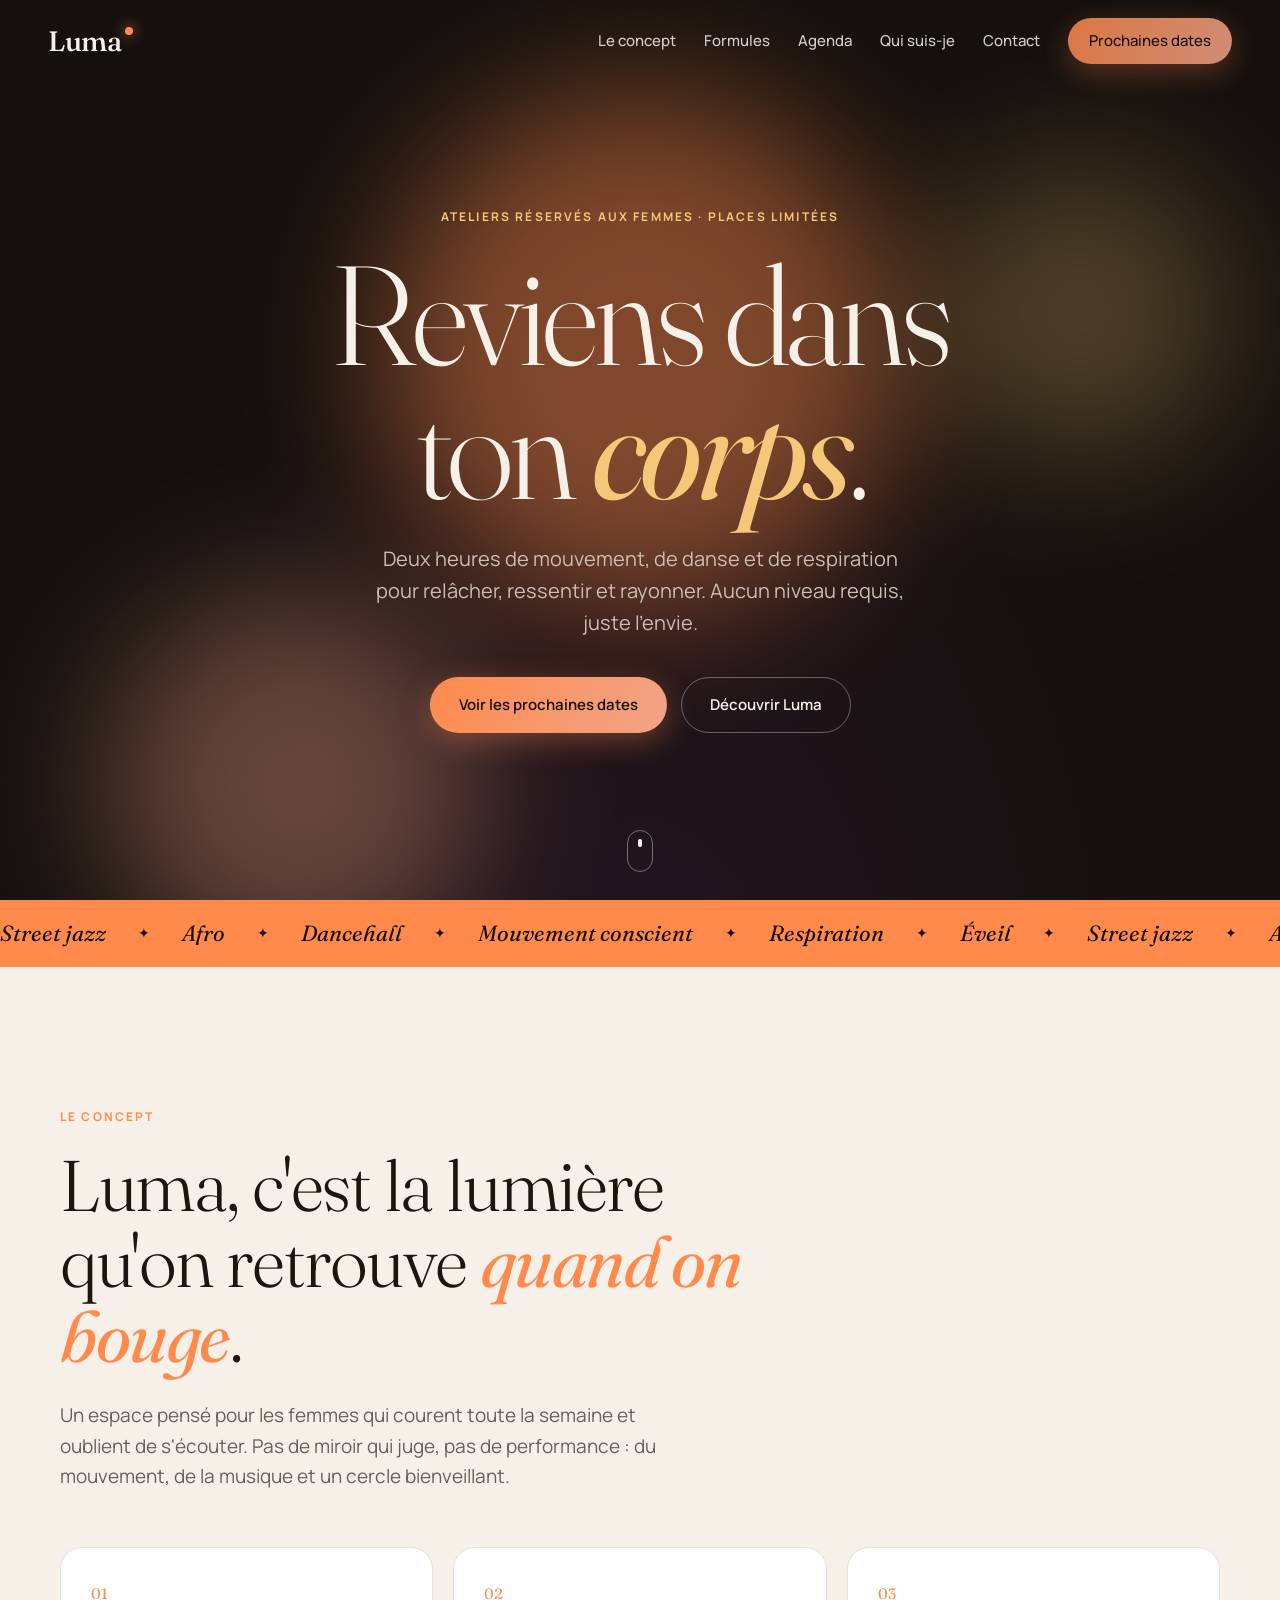
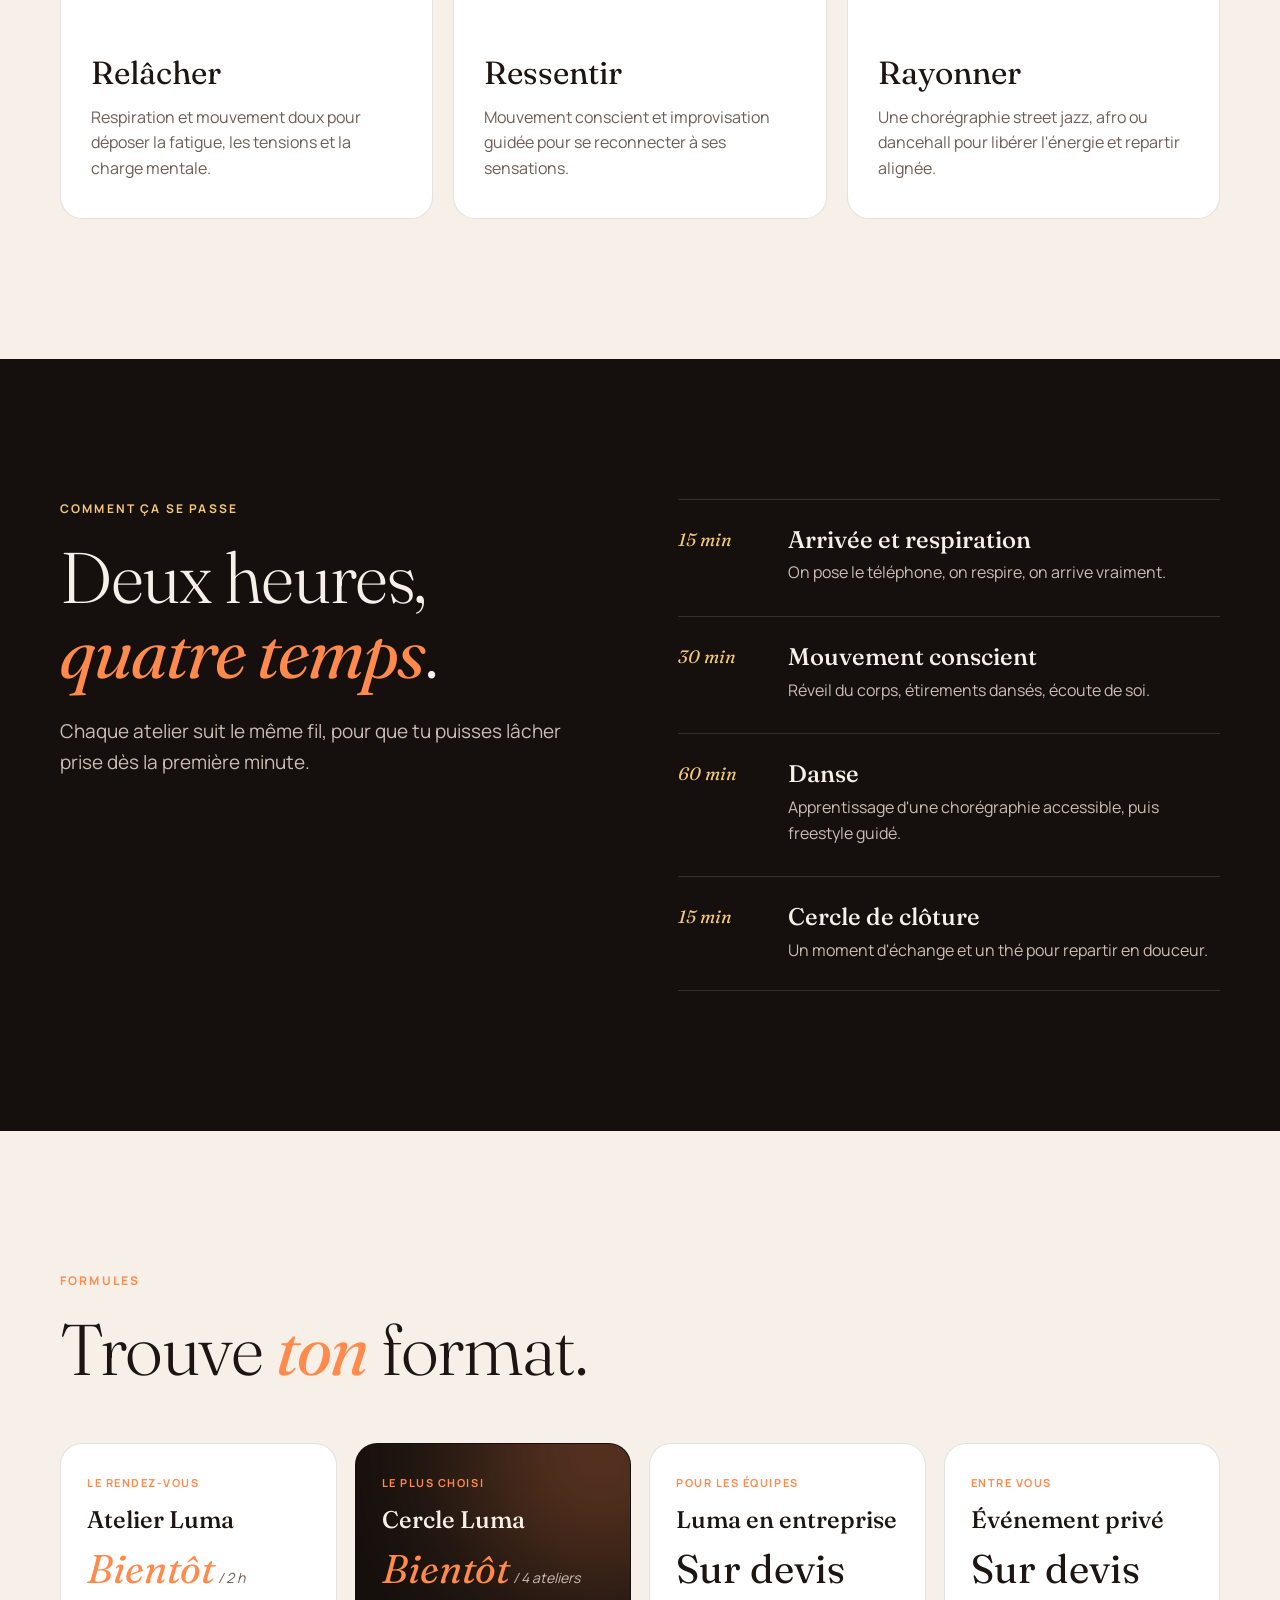
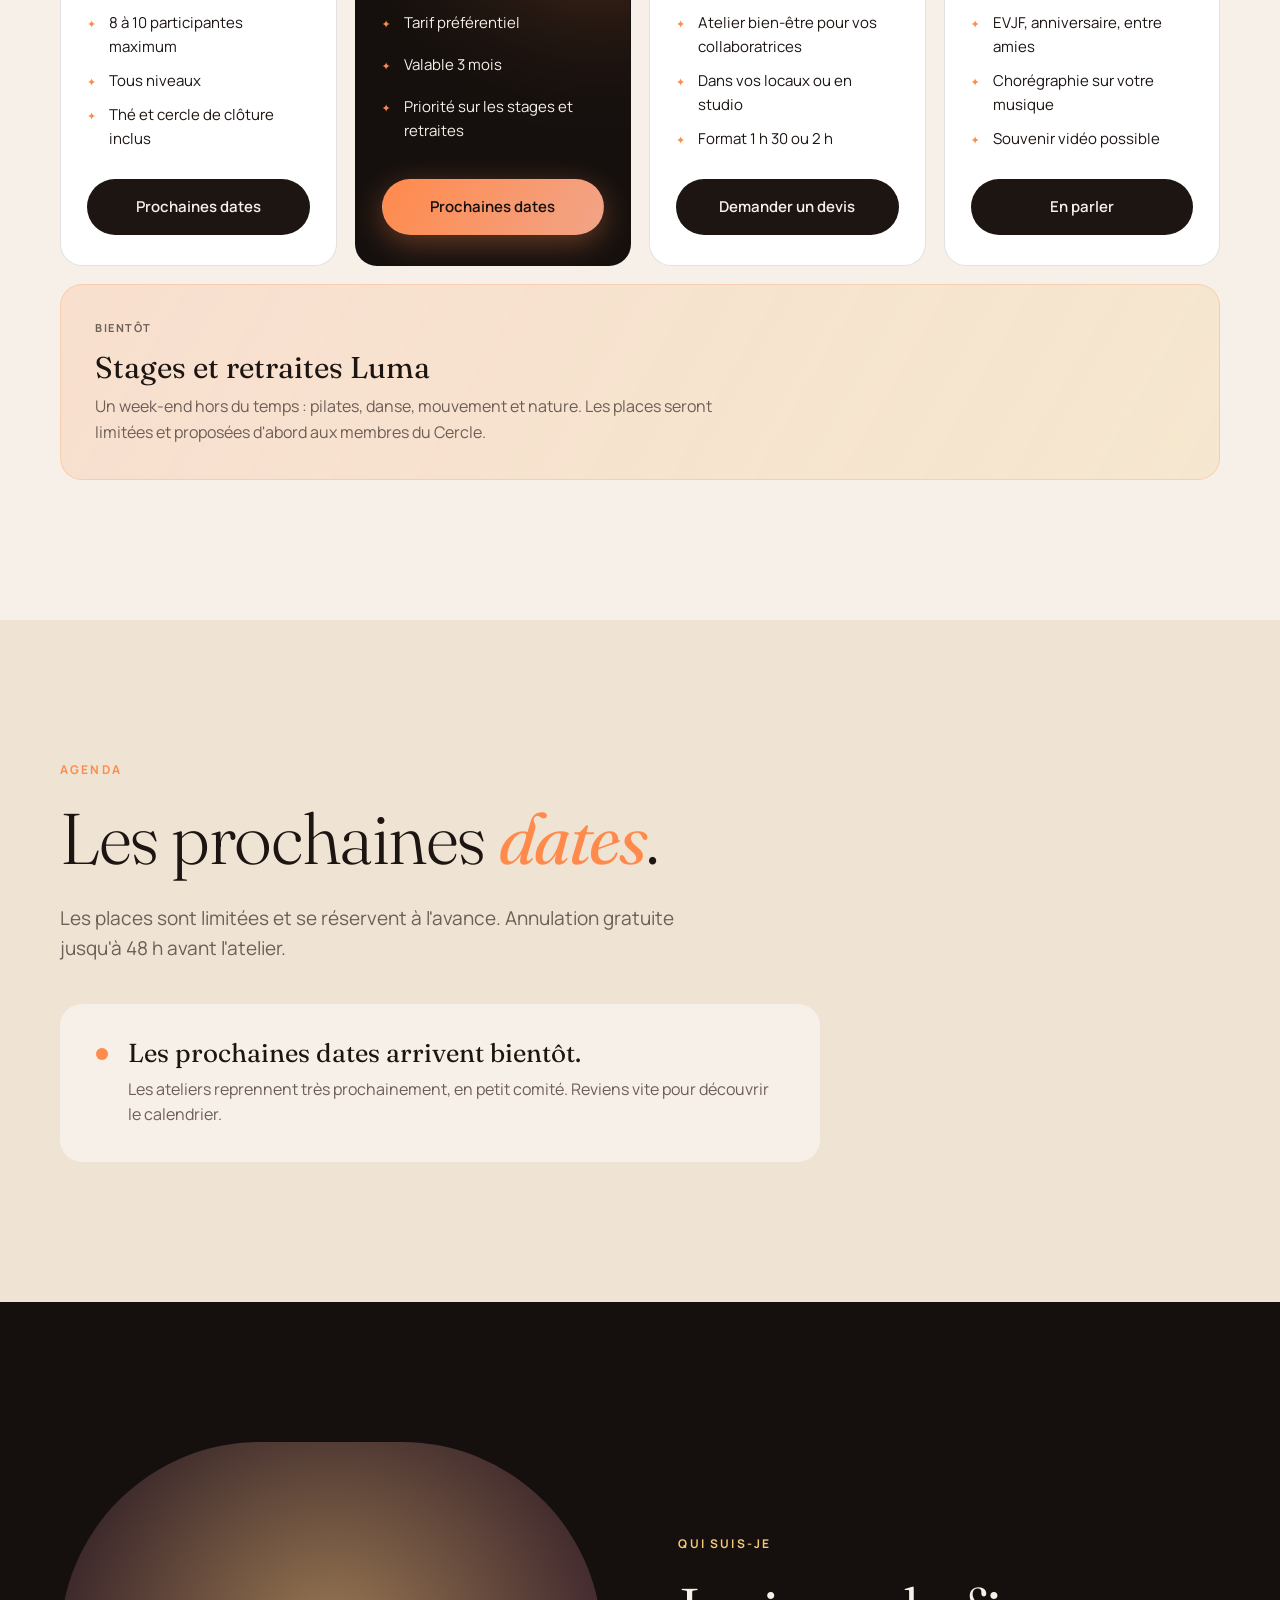
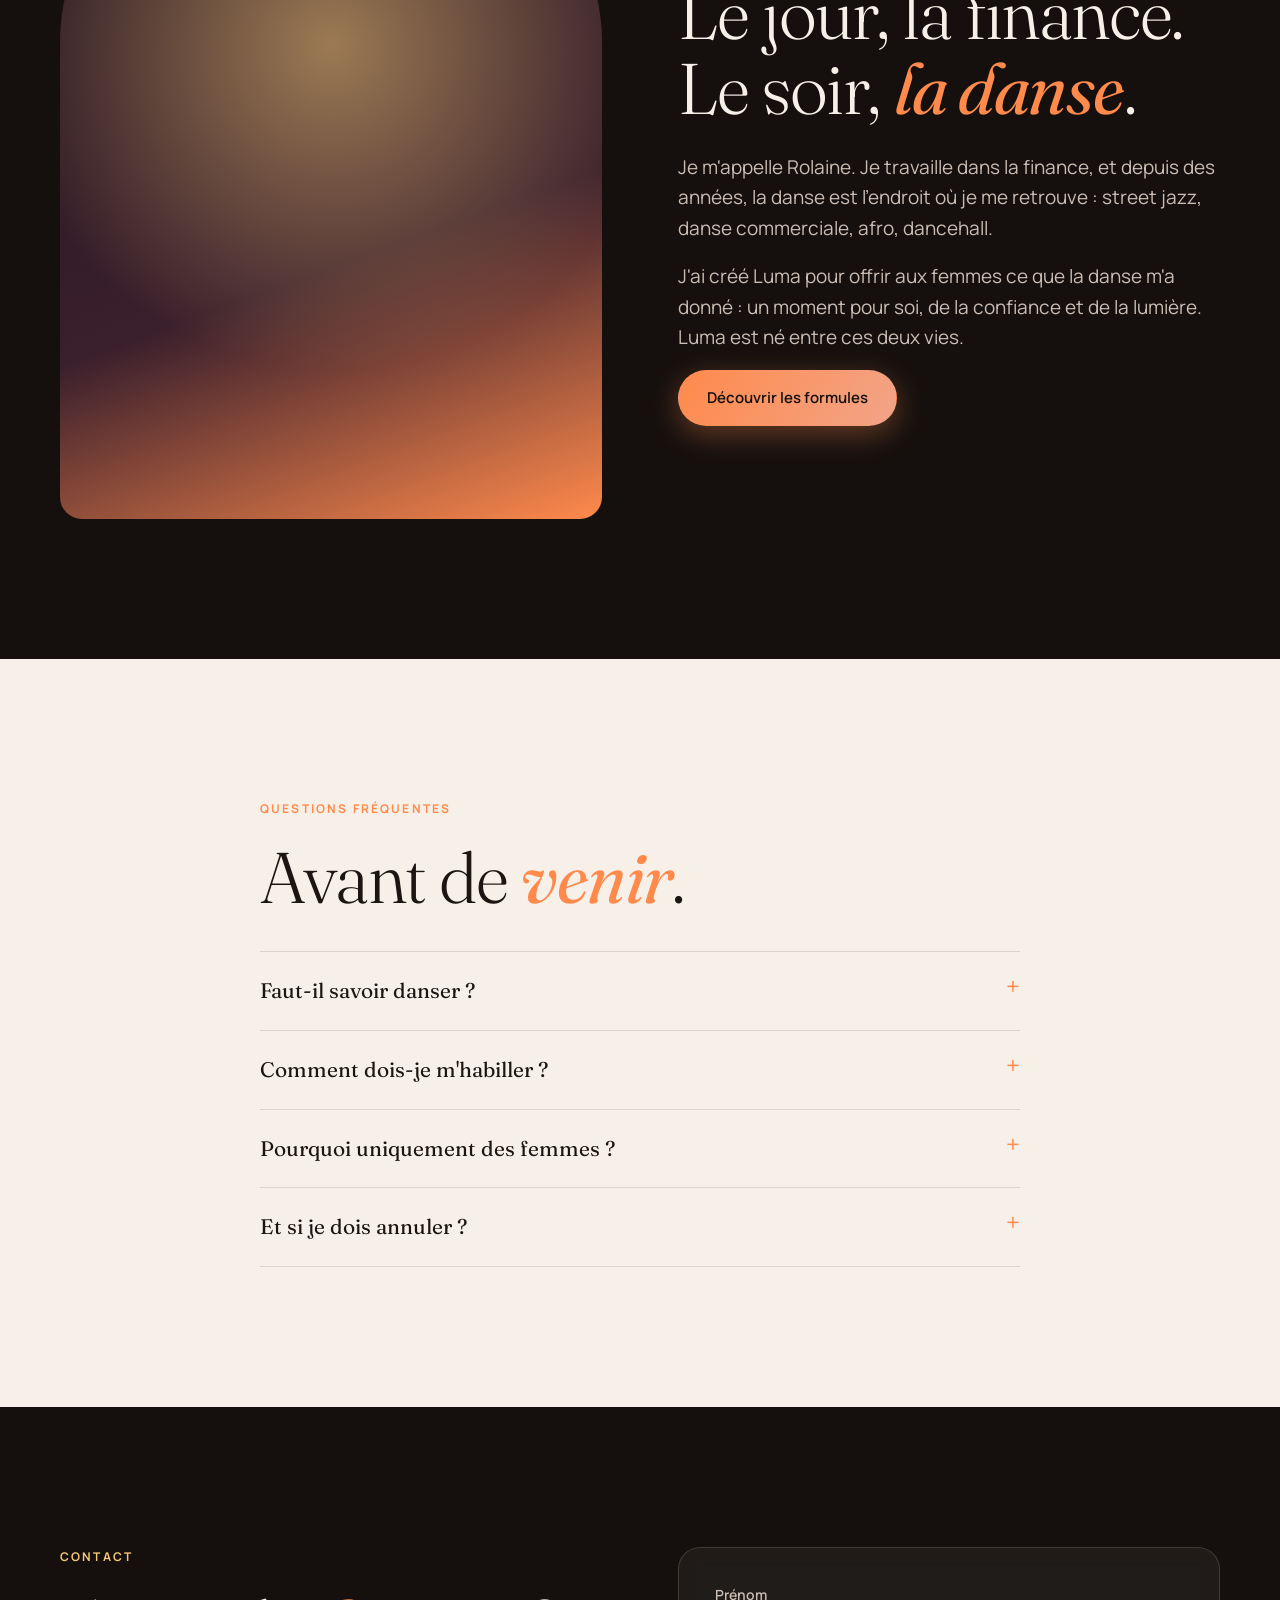
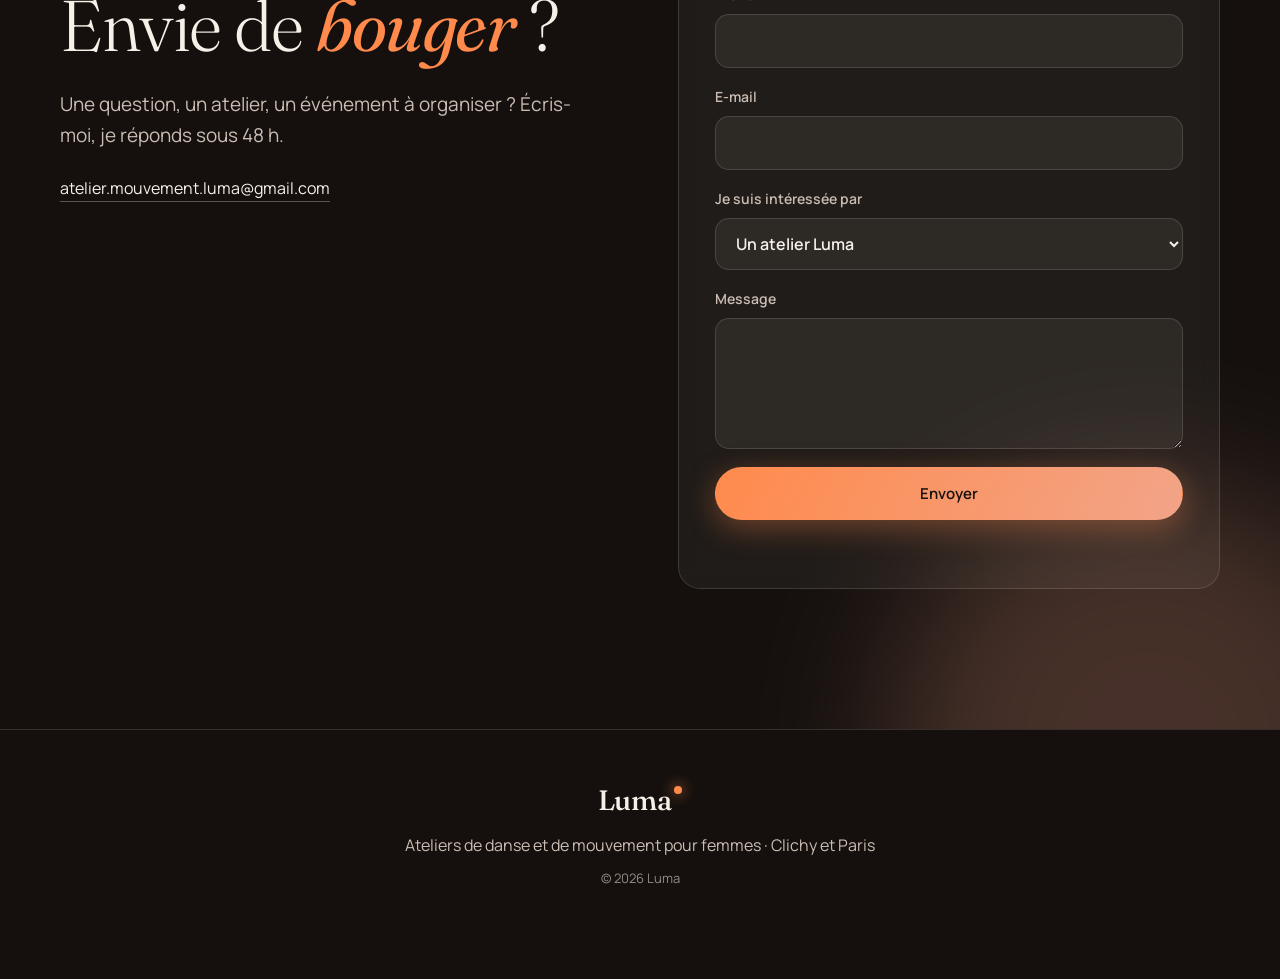
<file: index.html>
<!doctype html>
<html lang="fr">
<head>
  <meta charset="utf-8">
  <meta name="viewport" content="width=device-width, initial-scale=1">
  <title>Luma · Ateliers de danse et de mouvement pour femmes</title>
  <meta name="description" content="Luma, ce sont des ateliers de 2 heures pour revenir dans son corps : mouvement conscient, danse (street jazz, afro, dancehall) et éveil. Réservés aux femmes, places limitées.">
  <link rel="preconnect" href="https://fonts.googleapis.com">
  <link rel="preconnect" href="https://fonts.gstatic.com" crossorigin>
  <link href="https://fonts.googleapis.com/css2?family=Fraunces:ital,opsz,wght@0,9..144,300..700;1,9..144,300..700&family=Manrope:wght@400;500;600;700&display=swap" rel="stylesheet">
  <link rel="stylesheet" href="styles.css">
</head>
<body>

  <header class="nav" id="top">
    <a href="#top" class="logo" aria-label="Luma, accueil">Luma<span class="logo-dot"></span></a>
    <button class="nav-toggle" aria-expanded="false" aria-controls="menu" aria-label="Ouvrir le menu">
      <span></span><span></span>
    </button>
    <nav id="menu" class="menu">
      <a href="#concept">Le concept</a>
      <a href="#formules">Formules</a>
      <a href="#agenda">Agenda</a>
      <a href="#rolaine">Qui suis-je</a>
      <a href="#contact">Contact</a>
      <a href="#agenda" class="btn btn-small btn-glow">Prochaines dates</a>
    </nav>
  </header>

  <main>

    <!-- HERO -->
    <section class="hero">
      <div class="halo" aria-hidden="true">
        <span class="orb orb-1"></span>
        <span class="orb orb-2"></span>
        <span class="orb orb-3"></span>
      </div>
      <div class="hero-inner">
        <p class="eyebrow">Ateliers réservés aux femmes · Places limitées</p>
        <h1>Reviens dans<br>ton <em>corps</em>.</h1>
        <p class="hero-sub">Deux heures de mouvement, de danse et de respiration pour relâcher, ressentir et rayonner. Aucun niveau requis, juste l'envie.</p>
        <div class="hero-cta">
          <a href="#agenda" class="btn btn-glow">Voir les prochaines dates</a>
          <a href="#concept" class="btn btn-ghost">Découvrir Luma</a>
        </div>
      </div>
      <a href="#concept" class="scroll-hint" aria-label="Descendre">
        <span></span>
      </a>
    </section>

    <!-- BANDEAU -->
    <div class="marquee" aria-hidden="true">
      <div class="marquee-track">
        <span>Street jazz</span><i>✦</i><span>Afro</span><i>✦</i><span>Dancehall</span><i>✦</i><span>Mouvement conscient</span><i>✦</i><span>Respiration</span><i>✦</i><span>Éveil</span><i>✦</i>
        <span>Street jazz</span><i>✦</i><span>Afro</span><i>✦</i><span>Dancehall</span><i>✦</i><span>Mouvement conscient</span><i>✦</i><span>Respiration</span><i>✦</i><span>Éveil</span><i>✦</i>
      </div>
    </div>

    <!-- CONCEPT -->
    <section class="section section-light" id="concept">
      <div class="container">
        <p class="eyebrow eyebrow-dark reveal">Le concept</p>
        <h2 class="reveal">Luma, c'est la lumière qu'on retrouve <em>quand on bouge</em>.</h2>
        <p class="lead reveal">Un espace pensé pour les femmes qui courent toute la semaine et oublient de s'écouter. Pas de miroir qui juge, pas de performance : du mouvement, de la musique et un cercle bienveillant.</p>

        <div class="pillars">
          <article class="pillar reveal">
            <span class="pillar-num">01</span>
            <h3>Relâcher</h3>
            <p>Respiration et mouvement doux pour déposer la fatigue, les tensions et la charge mentale.</p>
          </article>
          <article class="pillar reveal">
            <span class="pillar-num">02</span>
            <h3>Ressentir</h3>
            <p>Mouvement conscient et improvisation guidée pour se reconnecter à ses sensations.</p>
          </article>
          <article class="pillar reveal">
            <span class="pillar-num">03</span>
            <h3>Rayonner</h3>
            <p>Une chorégraphie street jazz, afro ou dancehall pour libérer l'énergie et repartir alignée.</p>
          </article>
        </div>
      </div>
    </section>

    <!-- DEROULE -->
    <section class="section section-dark">
      <div class="container split">
        <div>
          <p class="eyebrow reveal">Comment ça se passe</p>
          <h2 class="reveal">Deux heures, <em>quatre temps</em>.</h2>
          <p class="lead lead-light reveal">Chaque atelier suit le même fil, pour que tu puisses lâcher prise dès la première minute.</p>
        </div>
        <ol class="timeline">
          <li class="reveal"><span class="time">15 min</span><div><h3>Arrivée et respiration</h3><p>On pose le téléphone, on respire, on arrive vraiment.</p></div></li>
          <li class="reveal"><span class="time">30 min</span><div><h3>Mouvement conscient</h3><p>Réveil du corps, étirements dansés, écoute de soi.</p></div></li>
          <li class="reveal"><span class="time">60 min</span><div><h3>Danse</h3><p>Apprentissage d'une chorégraphie accessible, puis freestyle guidé.</p></div></li>
          <li class="reveal"><span class="time">15 min</span><div><h3>Cercle de clôture</h3><p>Un moment d'échange et un thé pour repartir en douceur.</p></div></li>
        </ol>
      </div>
    </section>

    <!-- FORMULES -->
    <section class="section section-light" id="formules">
      <div class="container">
        <p class="eyebrow eyebrow-dark reveal">Formules</p>
        <h2 class="reveal">Trouve <em>ton</em> format.</h2>

        <div class="offers">
          <article class="offer reveal">
            <p class="offer-tag">Le rendez-vous</p>
            <h3>Atelier Luma</h3>
            <p class="price price-soon">Bientôt<span> / 2 h</span></p>
            <ul>
              <li>8 à 10 participantes maximum</li>
              <li>Tous niveaux</li>
              <li>Thé et cercle de clôture inclus</li>
            </ul>
            <a href="#agenda" class="btn btn-dark">Prochaines dates</a>
          </article>

          <article class="offer offer-featured reveal">
            <p class="offer-tag">Le plus choisi</p>
            <h3>Cercle Luma</h3>
            <p class="price price-soon">Bientôt<span> / 4 ateliers</span></p>
            <ul>
              <li>Tarif préférentiel</li>
              <li>Valable 3 mois</li>
              <li>Priorité sur les stages et retraites</li>
            </ul>
            <a href="#agenda" class="btn btn-glow">Prochaines dates</a>
          </article>

          <article class="offer reveal">
            <p class="offer-tag">Pour les équipes</p>
            <h3>Luma en entreprise</h3>
            <p class="price">Sur devis</p>
            <ul>
              <li>Atelier bien-être pour vos collaboratrices</li>
              <li>Dans vos locaux ou en studio</li>
              <li>Format 1 h 30 ou 2 h</li>
            </ul>
            <a href="#contact" class="btn btn-dark">Demander un devis</a>
          </article>

          <article class="offer reveal">
            <p class="offer-tag">Entre vous</p>
            <h3>Événement privé</h3>
            <p class="price">Sur devis</p>
            <ul>
              <li>EVJF, anniversaire, entre amies</li>
              <li>Chorégraphie sur votre musique</li>
              <li>Souvenir vidéo possible</li>
            </ul>
            <a href="#contact" class="btn btn-dark">En parler</a>
          </article>
        </div>

        <div class="retreat reveal">
          <div>
            <p class="offer-tag">Bientôt</p>
            <h3>Stages et retraites Luma</h3>
            <p>Un week-end hors du temps : pilates, danse, mouvement et nature. Les places seront limitées et proposées d'abord aux membres du Cercle.</p>
          </div>
        </div>
      </div>
    </section>

    <!-- AGENDA -->
    <section class="section section-sand" id="agenda">
      <div class="container">
        <p class="eyebrow eyebrow-dark reveal">Agenda</p>
        <h2 class="reveal">Les prochaines <em>dates</em>.</h2>
        <p class="lead reveal">Les places sont limitées et se réservent à l'avance. Annulation gratuite jusqu'à 48 h avant l'atelier.</p>

        <div class="soon reveal">
          <span class="soon-dot" aria-hidden="true"></span>
          <div>
            <h3>Les prochaines dates arrivent bientôt.</h3>
            <p>Les ateliers reprennent très prochainement, en petit comité. Reviens vite pour découvrir le calendrier.</p>
          </div>
        </div>
      </div>
    </section>

    <!-- ROLAINE -->
    <section class="section section-dark" id="rolaine">
      <div class="container split split-about">
        <div class="portrait reveal" aria-hidden="true"></div>
        <div>
          <p class="eyebrow reveal">Qui suis-je</p>
          <h2 class="reveal">Le jour, la finance.<br>Le soir, <em>la danse</em>.</h2>
          <p class="lead lead-light reveal">Je m'appelle Rolaine. Je travaille dans la finance, et depuis des années, la danse est l'endroit où je me retrouve : street jazz, danse commerciale, afro, dancehall.</p>
          <p class="lead lead-light reveal">J'ai créé Luma pour offrir aux femmes ce que la danse m'a donné : un moment pour soi, de la confiance et de la lumière. Luma est né entre ces deux vies.</p>
          <a href="#formules" class="btn btn-glow reveal">Découvrir les formules</a>
        </div>
      </div>
    </section>

    <!-- FAQ -->
    <section class="section section-light">
      <div class="container container-narrow">
        <p class="eyebrow eyebrow-dark reveal">Questions fréquentes</p>
        <h2 class="reveal">Avant de <em>venir</em>.</h2>
        <div class="faq">
          <details class="reveal"><summary>Faut-il savoir danser ?</summary><p>Non. Les ateliers sont pensés pour tous les niveaux. Tu avances à ton rythme, sans jugement.</p></details>
          <details class="reveal"><summary>Comment dois-je m'habiller ?</summary><p>Une tenue confortable dans laquelle tu te sens bien, et une bouteille d'eau. Pour les ateliers en talons, c'est précisé à la réservation.</p></details>
          <details class="reveal"><summary>Pourquoi uniquement des femmes ?</summary><p>Pour créer un espace où chacune se sent libre de bouger, de lâcher prise et de partager.</p></details>
          <details class="reveal"><summary>Et si je dois annuler ?</summary><p>L'annulation est gratuite jusqu'à 48 h avant l'atelier. Ensuite, la place reste due, car elle ne peut plus être proposée à une autre participante.</p></details>
        </div>
      </div>
    </section>

    <!-- CONTACT -->
    <section class="section section-dark" id="contact">
      <div class="halo halo-soft" aria-hidden="true"><span class="orb orb-2"></span></div>
      <div class="container split">
        <div>
          <p class="eyebrow reveal">Contact</p>
          <h2 class="reveal">Envie de <em>bouger</em> ?</h2>
          <p class="lead lead-light reveal">Une question, un atelier, un événement à organiser ? Écris-moi, je réponds sous 48 h.</p>
          <ul class="contact-links reveal">
            <li><a href="mailto:atelier.mouvement.luma@gmail.com" data-email-link>atelier.mouvement.luma@gmail.com</a></li>
          </ul>
        </div>
        <form class="form reveal" id="contact-form">
          <fieldset>
          <label>Prénom<input type="text" name="prenom" required autocomplete="given-name"></label>
          <label>E-mail<input type="email" name="email" required autocomplete="email"></label>
          <label>Je suis intéressée par
            <select name="sujet">
              <option>Un atelier Luma</option>
              <option>Le Cercle Luma (4 ateliers)</option>
              <option>Luma en entreprise</option>
              <option>Un événement privé</option>
              <option>Les stages et retraites</option>
              <option>Autre chose</option>
            </select>
          </label>
          <label>Message<textarea name="message" rows="4"></textarea></label>
          <button type="submit" class="btn btn-glow">Envoyer</button>
          </fieldset>
          <p class="form-note" id="form-note" aria-live="polite"></p>
        </form>
      </div>
    </section>

  </main>

  <footer class="footer">
    <div class="container footer-inner">
      <a href="#top" class="logo">Luma<span class="logo-dot"></span></a>
      <p>Ateliers de danse et de mouvement pour femmes · Clichy et Paris</p>
      <p class="footer-small">© 2026 Luma</p>
    </div>
  </footer>

  <script src="script.js"></script>
</body>
</html>
</file>
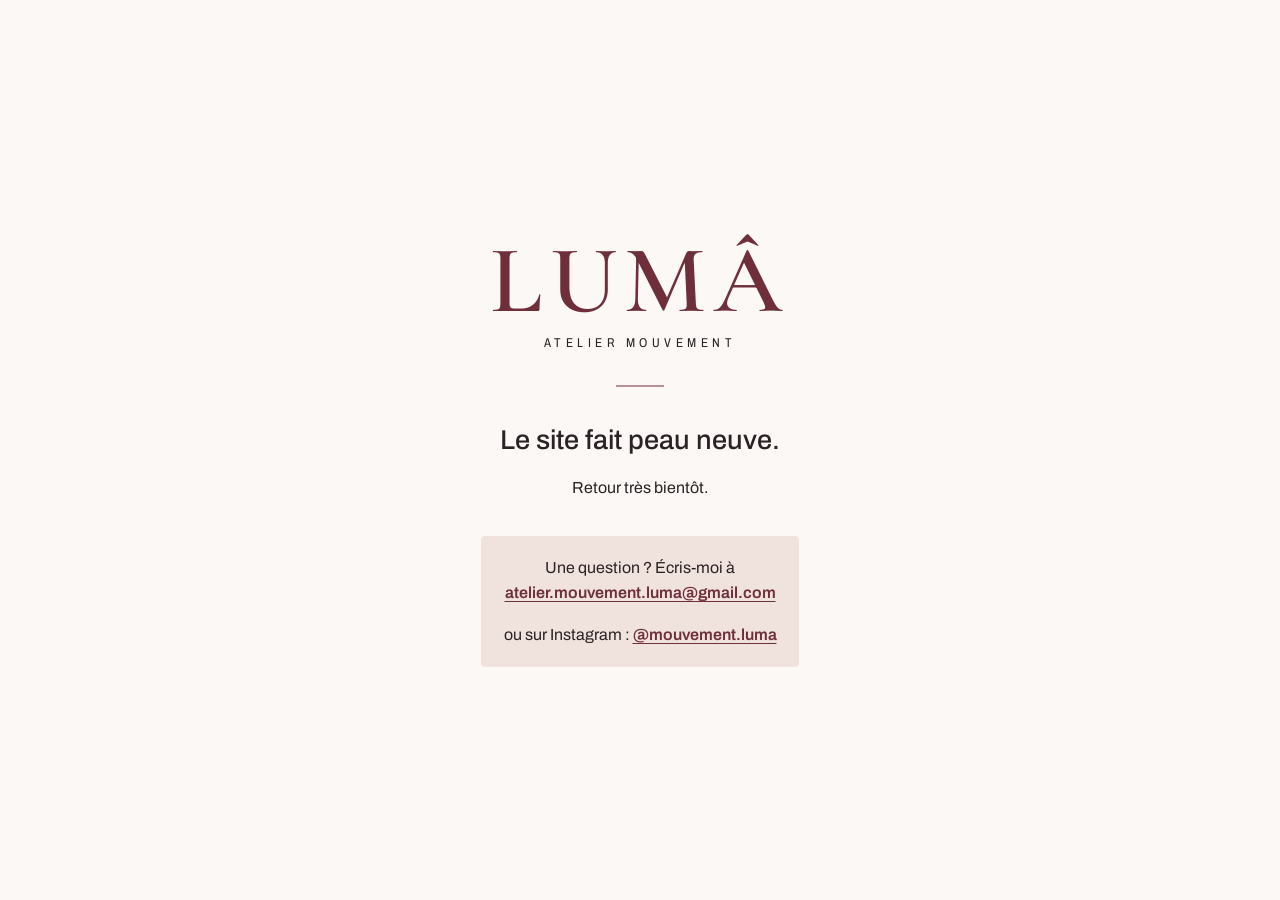
<file: attente/index.html>
<!doctype html>
<html lang="fr">
<head>
  <meta charset="utf-8">
  <meta name="viewport" content="width=device-width, initial-scale=1">
  <title>Atelier Mouvement Lumâ · Bientôt de retour</title>
  <meta name="description" content="Atelier Mouvement Lumâ, ateliers de danse et de bien-être par le mouvement pour les femmes. Le site fait peau neuve.">
  <meta name="theme-color" content="#6E2E3A">
  <link rel="icon" href="favicon.svg" type="image/svg+xml">
  <link rel="preconnect" href="https://fonts.googleapis.com">
  <link rel="preconnect" href="https://fonts.gstatic.com" crossorigin>
  <link href="https://fonts.googleapis.com/css2?family=Archivo:wdth,wght@75..100,400..600&family=Cormorant+Garamond:wght@600&display=swap" rel="stylesheet">
  <style>
    :root { --fond: #FBF8F6; --poudre: #F0E2DD; --vin: #6E2E3A; --texte: #2A2224; }
    * { box-sizing: border-box; margin: 0; }
    body {
      min-height: 100vh; display: grid; place-items: center; padding: 32px 20px;
      background: var(--fond); color: var(--texte);
      font-family: "Archivo", system-ui, sans-serif; text-align: center;
    }
    main { max-width: 34rem; }
    .logo { font-family: "Cormorant Garamond", Georgia, serif; font-weight: 600; font-size: clamp(3.5rem, 14vw, 6rem); letter-spacing: .08em; color: var(--vin); line-height: 1; }
    .sous-titre { margin-top: .4rem; font-stretch: 80%; text-transform: uppercase; letter-spacing: .35em; font-size: .8rem; }
    .trait { width: 3rem; height: 2px; background: var(--vin); margin: 2.2rem auto; opacity: .5; }
    h1 { font-weight: 500; font-size: clamp(1.3rem, 4.5vw, 1.7rem); line-height: 1.35; }
    p { margin-top: 1rem; line-height: 1.6; }
    .contact { margin-top: 2.2rem; padding: 1.2rem 1.4rem; background: var(--poudre); border-radius: 4px; }
    a { color: var(--vin); font-weight: 600; text-underline-offset: .2em; }
  </style>
</head>
<body>
  <main>
    <div class="logo">LUMÂ</div>
    <div class="sous-titre">Atelier Mouvement</div>
    <div class="trait"></div>
    <h1>Le site fait peau neuve.</h1>
    <p>Retour très bientôt.</p>
    <div class="contact">
      <p style="margin:0">Une question ? Écris-moi à<br><a href="mailto:atelier.mouvement.luma@gmail.com">atelier.mouvement.luma@gmail.com</a></p>
      <p>ou sur Instagram : <a href="https://www.instagram.com/mouvement.luma/">@mouvement.luma</a></p>
    </div>
  </main>
</body>
</html>
</file>
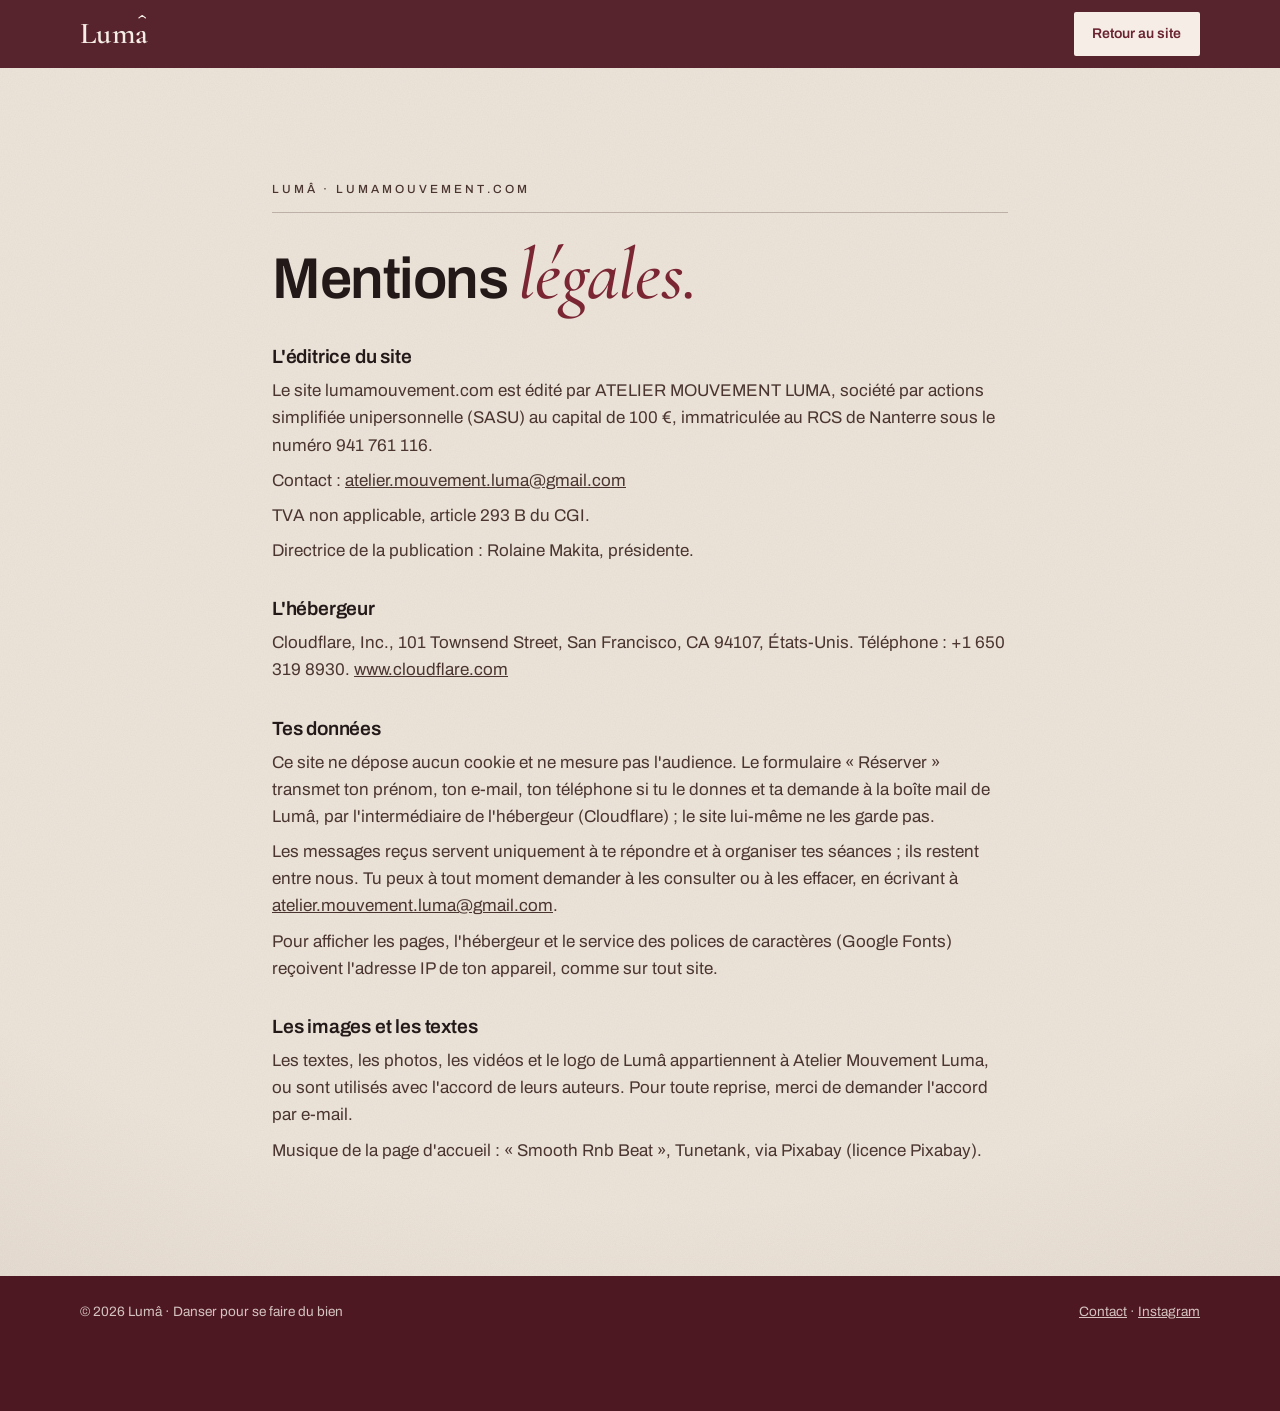
<file: public/mentions-legales.html>
<!doctype html>
<html lang="fr">
<head>
  <meta charset="utf-8">
  <meta name="viewport" content="width=device-width, initial-scale=1">
  <title>Mentions légales · Lumâ</title>
  <meta name="description" content="Les mentions légales du site de Lumâ : l'éditrice, l'hébergeur, tes données, les images et les textes.">
  <link rel="canonical" href="https://lumamouvement.com/mentions-legales">
  <meta name="theme-color" content="#6A2431">
  <link rel="icon" href="favicon.svg" type="image/svg+xml">
  <link rel="preconnect" href="https://fonts.googleapis.com">
  <link rel="preconnect" href="https://fonts.gstatic.com" crossorigin>
  <link href="https://fonts.googleapis.com/css2?family=Archivo:wght@400;500;600&family=Cormorant+Garamond:ital,wght@0,600;1,500&display=swap" rel="stylesheet">
  <link rel="stylesheet" href="styles.css?v=12">
</head>
<body>
<header class="entete">
  <div class="conteneur entete-ligne">
    <a href="/" class="logo" aria-label="Lumâ, accueil">Lum<span class="logo-a">a<svg viewBox="0 0 10 4" aria-hidden="true"><path d="M1,3.6 L5,.5 L9,3.6"/></svg></span></a>
    <a href="/" class="bouton bouton-petit bouton-clair retour">Retour au site</a>
  </div>
</header>

<main>
  <section class="section papier papier-creme">
    <div class="conteneur legal">
      <p class="rubrique">Lumâ · lumamouvement.com</p>
      <h1>Mentions <em>légales.</em></h1>

      <h3>L'éditrice du site</h3>
      <p>Le site lumamouvement.com est édité par ATELIER MOUVEMENT LUMA, société par actions simplifiée unipersonnelle (SASU) au capital de 100 €, immatriculée au RCS de Nanterre sous le numéro 941 761 116.</p>
      <p>Contact : <a href="mailto:atelier.mouvement.luma@gmail.com">atelier.mouvement.luma@gmail.com</a></p>
      <p>TVA non applicable, article 293 B du CGI.</p>
      <p>Directrice de la publication : Rolaine Makita, présidente.</p>

      <h3>L'hébergeur</h3>
      <p>Cloudflare, Inc., 101 Townsend Street, San Francisco, CA 94107, États-Unis. Téléphone : +1 650 319 8930. <a href="https://www.cloudflare.com" target="_blank" rel="noopener">www.cloudflare.com</a></p>

      <h3>Tes données</h3>
      <p>Ce site ne dépose aucun cookie et ne mesure pas l'audience. Le formulaire « Réserver » transmet ton prénom, ton e-mail, ton téléphone si tu le donnes et ta demande à la boîte mail de Lumâ, par l'intermédiaire de l'hébergeur (Cloudflare) ; le site lui-même ne les garde pas.</p>
      <p>Les messages reçus servent uniquement à te répondre et à organiser tes séances ; ils restent entre nous. Tu peux à tout moment demander à les consulter ou à les effacer, en écrivant à <a href="mailto:atelier.mouvement.luma@gmail.com">atelier.mouvement.luma@gmail.com</a>.</p>
      <p>Pour afficher les pages, l'hébergeur et le service des polices de caractères (Google Fonts) reçoivent l'adresse IP de ton appareil, comme sur tout site.</p>

      <h3>Les images et les textes</h3>
      <p>Les textes, les photos, les vidéos et le logo de Lumâ appartiennent à Atelier Mouvement Luma, ou sont utilisés avec l'accord de leurs auteurs. Pour toute reprise, merci de demander l'accord par e-mail.</p>
      <p>Musique de la page d'accueil : « Smooth Rnb Beat », Tunetank, via Pixabay (licence Pixabay).</p>
    </div>
  </section>
</main>

<footer class="pied">
  <div class="conteneur pied-ligne">
    <p>© 2026 Lumâ · Danser pour se faire du bien</p>
    <p><a href="mailto:atelier.mouvement.luma@gmail.com">Contact</a> · <a href="https://www.instagram.com/mouvement.luma/" target="_blank" rel="noopener">Instagram</a></p>
  </div>
</footer>
</body>
</html>
</file>
<file: styles.css>
:root {
  --night: #15100e;
  --plum: #241520;
  --cream: #f7f0e8;
  --sand: #efe3d4;
  --ink: #1d1512;
  --muted: #6d5e56;
  --muted-light: #cbbdb3;
  --glow: #ff8a4c;
  --rose: #f2a488;
  --gold: #f4c878;
  --line-dark: rgba(29, 21, 18, 0.12);
  --line-light: rgba(247, 240, 232, 0.14);
  --radius: 22px;
  --serif: "Fraunces", Georgia, serif;
  --sans: "Manrope", system-ui, -apple-system, sans-serif;
}

* { box-sizing: border-box; margin: 0; padding: 0; }
html { scroll-behavior: smooth; }
body {
  font-family: var(--sans);
  background: var(--night);
  color: var(--ink);
  line-height: 1.6;
  -webkit-font-smoothing: antialiased;
  overflow-x: hidden;
}
img { max-width: 100%; display: block; }
a { color: inherit; }
em { font-style: italic; font-weight: 400; color: var(--glow); }

.container { width: min(1160px, 100% - 40px); margin-inline: auto; position: relative; z-index: 1; }
.container-narrow { width: min(760px, 100% - 40px); }

/* Navigation */
.nav {
  position: fixed; inset: 0 0 auto 0; z-index: 50;
  display: flex; align-items: center; justify-content: space-between;
  padding: 18px clamp(20px, 4vw, 48px);
  color: var(--cream);
  transition: background .3s, backdrop-filter .3s, padding .3s;
}
.nav.scrolled { background: rgba(21, 16, 14, .72); backdrop-filter: blur(14px); -webkit-backdrop-filter: blur(14px); padding-block: 12px; }
.logo { font-family: var(--serif); font-size: 28px; font-weight: 500; text-decoration: none; letter-spacing: -.01em; display: inline-flex; align-items: flex-start; gap: 3px; }
.logo-dot { width: 8px; height: 8px; border-radius: 50%; background: var(--glow); box-shadow: 0 0 14px var(--glow); margin-top: 8px; }
.menu { display: flex; align-items: center; gap: 28px; }
.menu a { text-decoration: none; font-size: 15px; font-weight: 500; opacity: .85; transition: opacity .2s; }
.menu a:hover { opacity: 1; }
.nav-toggle { display: none; background: none; border: 0; width: 40px; height: 40px; cursor: pointer; position: relative; }
.nav-toggle span { position: absolute; left: 8px; right: 8px; height: 2px; background: var(--cream); border-radius: 2px; transition: transform .3s, top .3s; }
.nav-toggle span:first-child { top: 15px; }
.nav-toggle span:last-child { top: 23px; }
.nav-toggle[aria-expanded="true"] span:first-child { top: 19px; transform: rotate(45deg); }
.nav-toggle[aria-expanded="true"] span:last-child { top: 19px; transform: rotate(-45deg); }

/* Boutons */
.btn {
  display: inline-flex; align-items: center; justify-content: center;
  padding: 15px 28px; border-radius: 999px;
  font-family: var(--sans); font-weight: 600; font-size: 15px;
  text-decoration: none; border: 1px solid transparent; cursor: pointer;
  transition: transform .25s, box-shadow .25s, background .25s, color .25s;
}
.btn:hover { transform: translateY(-2px); }
.btn-small { padding: 10px 20px; font-size: 14px; }
.btn-glow { background: linear-gradient(120deg, var(--glow), var(--rose)); color: var(--night); box-shadow: 0 8px 30px rgba(255, 138, 76, .35); }
.btn-glow:hover { box-shadow: 0 12px 40px rgba(255, 138, 76, .5); }
.btn-ghost { border-color: rgba(247, 240, 232, .35); color: var(--cream); }
.btn-ghost:hover { background: rgba(247, 240, 232, .08); }
.btn-dark { background: var(--ink); color: var(--cream); }
.btn-ghost-dark { border-color: var(--line-dark); color: var(--ink); background: transparent; }
.btn-ghost-dark:hover { background: rgba(29, 21, 18, .05); }

/* Hero */
.hero {
  min-height: 100svh; position: relative; overflow: hidden;
  display: grid; place-items: center;
  background: radial-gradient(ellipse at 50% 120%, var(--plum), var(--night) 60%);
  color: var(--cream); text-align: center;
  padding: 120px 20px 80px;
}
.halo { position: absolute; inset: 0; pointer-events: none; }
.orb { position: absolute; border-radius: 50%; filter: blur(70px); opacity: .7; }
.orb-1 { width: 520px; height: 520px; background: var(--glow); top: 10%; left: 50%; translate: -50% 0; opacity: .45; animation: float1 14s ease-in-out infinite; }
.orb-2 { width: 380px; height: 380px; background: var(--rose); bottom: -8%; left: 8%; opacity: .35; animation: float2 18s ease-in-out infinite; }
.orb-3 { width: 300px; height: 300px; background: var(--gold); top: 18%; right: 4%; opacity: .25; animation: float3 16s ease-in-out infinite; }
@keyframes float1 { 50% { transform: translate(40px, 50px) scale(1.12); } }
@keyframes float2 { 50% { transform: translate(80px, -40px) scale(.9); } }
@keyframes float3 { 50% { transform: translate(-60px, 60px) scale(1.15); } }
.hero-inner { position: relative; z-index: 1; max-width: 900px; }
.eyebrow { text-transform: uppercase; letter-spacing: .18em; font-size: 12px; font-weight: 700; color: var(--gold); margin-bottom: 22px; }
.eyebrow-dark { color: var(--glow); }
h1 {
  font-family: var(--serif); font-weight: 300;
  font-size: clamp(56px, 11vw, 148px); line-height: .95; letter-spacing: -.03em;
  margin-bottom: 28px;
}
h1 em { color: var(--gold); }
.hero-sub { font-size: clamp(17px, 2vw, 20px); color: var(--muted-light); max-width: 560px; margin: 0 auto 38px; }
.hero-cta { display: flex; gap: 14px; justify-content: center; flex-wrap: wrap; }
.scroll-hint { position: absolute; bottom: 28px; left: 50%; translate: -50% 0; width: 26px; height: 42px; border: 1.5px solid rgba(247,240,232,.4); border-radius: 20px; }
.scroll-hint span { position: absolute; top: 8px; left: 50%; width: 4px; height: 8px; margin-left: -2px; border-radius: 2px; background: var(--cream); animation: scroll 2s infinite; }
@keyframes scroll { 0% { opacity: 1; transform: translateY(0); } 100% { opacity: 0; transform: translateY(14px); } }

/* Bandeau défilant */
.marquee { background: var(--glow); color: var(--night); overflow: hidden; padding: 16px 0; }
.marquee-track { display: flex; gap: 32px; width: max-content; animation: marquee 30s linear infinite; font-family: var(--serif); font-size: 22px; font-style: italic; white-space: nowrap; }
.marquee i { font-style: normal; font-size: 14px; align-self: center; }
@keyframes marquee { to { transform: translateX(-50%); } }

/* Sections */
.section { padding: clamp(80px, 11vw, 140px) 0; position: relative; overflow: hidden; }
.section-light { background: var(--cream); }
.section-sand { background: var(--sand); }
.section-dark { background: var(--night); color: var(--cream); }
h2 {
  font-family: var(--serif); font-weight: 300;
  font-size: clamp(38px, 5.6vw, 72px); line-height: 1.05; letter-spacing: -.02em;
  margin-bottom: 26px; max-width: 16ch;
}
h3 { font-family: var(--serif); font-weight: 500; font-size: 24px; line-height: 1.2; }
.lead { font-size: clamp(17px, 1.6vw, 19px); color: var(--muted); max-width: 620px; margin-bottom: 18px; }
.lead-light { color: var(--muted-light); }
.split { display: grid; grid-template-columns: 1fr 1fr; gap: clamp(40px, 6vw, 90px); align-items: start; }

/* Piliers */
.pillars { display: grid; grid-template-columns: repeat(3, 1fr); gap: 20px; margin-top: 56px; }
.pillar { background: #fff; border: 1px solid var(--line-dark); border-radius: var(--radius); padding: 34px 30px 36px; transition: transform .3s, box-shadow .3s; }
.pillar:hover { transform: translateY(-6px); box-shadow: 0 24px 50px rgba(29, 21, 18, .08); }
.pillar-num { font-family: var(--serif); font-size: 15px; color: var(--glow); display: block; margin-bottom: 48px; }
.pillar h3 { font-size: 32px; font-weight: 400; margin-bottom: 12px; }
.pillar p { color: var(--muted); }

/* Déroulé */
.timeline { list-style: none; display: grid; gap: 4px; }
.timeline li { display: grid; grid-template-columns: 90px 1fr; gap: 20px; padding: 26px 0; border-top: 1px solid var(--line-light); }
.timeline li:last-child { border-bottom: 1px solid var(--line-light); }
.timeline .time { font-family: var(--serif); font-style: italic; color: var(--gold); font-size: 18px; }
.timeline h3 { margin-bottom: 6px; }
.timeline p { color: var(--muted-light); }

/* Formules */
.offers { display: grid; grid-template-columns: repeat(4, 1fr); gap: 18px; margin-top: 56px; }
.offer { background: #fff; border: 1px solid var(--line-dark); border-radius: var(--radius); padding: 30px 26px; display: flex; flex-direction: column; transition: transform .3s, box-shadow .3s; }
.offer:hover { transform: translateY(-6px); box-shadow: 0 24px 50px rgba(29, 21, 18, .08); }
.offer-featured { background: var(--night); color: var(--cream); border-color: transparent; position: relative; overflow: hidden; }
.offer-featured::before { content: ""; position: absolute; width: 260px; height: 260px; border-radius: 50%; background: var(--glow); filter: blur(80px); opacity: .35; top: -120px; right: -100px; }
.offer > * { position: relative; }
.offer-tag { text-transform: uppercase; letter-spacing: .14em; font-size: 11px; font-weight: 700; color: var(--glow); margin-bottom: 14px; }
.offer h3 { margin-bottom: 14px; }
.price { font-family: var(--serif); font-size: 40px; font-weight: 400; line-height: 1; margin-bottom: 22px; }
.price span { font-family: var(--sans); font-size: 14px; color: var(--muted); }
.offer-featured .price span { color: var(--muted-light); }
.offer ul { list-style: none; display: grid; gap: 10px; margin-bottom: 28px; flex: 1; }
.offer li { padding-left: 22px; position: relative; font-size: 15px; }
.offer li::before { content: "✦"; position: absolute; left: 0; color: var(--glow); font-size: 11px; top: 4px; }
.offer .btn { width: 100%; }
.retreat { margin-top: 18px; border-radius: var(--radius); padding: 34px; display: flex; align-items: center; justify-content: space-between; gap: 30px; background: linear-gradient(120deg, rgba(255,138,76,.16), rgba(244,200,120,.22)); border: 1px solid rgba(255,138,76,.25); }
.retreat h3 { font-size: 30px; font-weight: 400; margin-bottom: 8px; }
.retreat p { color: var(--muted); max-width: 620px; }
.retreat .btn { flex-shrink: 0; }

/* Agenda */
.dates { list-style: none; display: grid; gap: 12px; margin-top: 40px; }
.date { display: grid; grid-template-columns: 90px 1fr auto auto; align-items: center; gap: 24px; background: var(--cream); border-radius: var(--radius); padding: 18px 22px; transition: transform .3s, box-shadow .3s; }
.date:hover { transform: translateX(6px); box-shadow: 0 16px 40px rgba(29, 21, 18, .07); }
.date-day { display: flex; flex-direction: column; align-items: center; line-height: 1.1; font-size: 13px; color: var(--muted); text-transform: uppercase; letter-spacing: .08em; }
.date-day strong { font-family: var(--serif); font-size: 40px; font-weight: 400; color: var(--ink); letter-spacing: 0; }
.date-info h3 { font-size: 21px; margin-bottom: 2px; }
.date-info p { color: var(--muted); font-size: 15px; }
.seats { font-size: 13px; font-weight: 700; color: var(--glow); background: rgba(255,138,76,.12); padding: 6px 12px; border-radius: 999px; white-space: nowrap; }
.seats-full { color: var(--muted); background: rgba(29,21,18,.06); }
.note { margin-top: 18px; font-size: 14px; color: var(--muted); font-style: italic; }
.soon { display: flex; align-items: flex-start; gap: 20px; margin-top: 40px; background: var(--cream); border-radius: var(--radius); padding: 34px 36px; max-width: 760px; }
.soon h3 { font-size: 26px; font-weight: 400; margin-bottom: 8px; }
.soon p { color: var(--muted); }
.soon-dot { flex-shrink: 0; width: 12px; height: 12px; margin-top: 10px; border-radius: 50%; background: var(--glow); box-shadow: 0 0 0 0 rgba(255,138,76,.6); animation: pulse 2s infinite; }
@keyframes pulse { 70% { box-shadow: 0 0 0 14px rgba(255,138,76,0); } 100% { box-shadow: 0 0 0 0 rgba(255,138,76,0); } }
.price-soon { font-style: italic; color: var(--glow); }

/* Qui suis-je */
.split-about { align-items: center; }
.portrait {
  aspect-ratio: 4 / 5; border-radius: 200px 200px var(--radius) var(--radius);
  background: radial-gradient(circle at 50% 30%, rgba(244,200,120,.55), transparent 60%), linear-gradient(160deg, var(--plum), #3a1f2c 60%, var(--glow));
  display: grid; place-items: end center; padding-bottom: 28px;
  color: rgba(247,240,232,.75); font-size: 14px; letter-spacing: .1em; text-transform: uppercase;
}

/* Témoignages */
.quotes { display: grid; grid-template-columns: repeat(3, 1fr); gap: 18px; margin-top: 50px; }
.quote { background: #fff; border-radius: var(--radius); padding: 32px 28px; border: 1px solid var(--line-dark); }
.quote blockquote { font-family: var(--serif); font-size: 21px; line-height: 1.4; margin-bottom: 20px; }
.quote figcaption { color: var(--muted); font-size: 14px; font-weight: 600; }
.quote-empty { border-style: dashed; background: transparent; }
.quote-empty blockquote { color: var(--muted); font-style: italic; font-size: 18px; }

/* Instagram */
.insta-head { display: flex; align-items: flex-end; justify-content: space-between; gap: 20px; flex-wrap: wrap; margin-bottom: 40px; }
.insta-grid { display: grid; grid-template-columns: repeat(4, 1fr); gap: 14px; }
.insta-tile { aspect-ratio: 9 / 16; border-radius: 18px; position: relative; overflow: hidden; display: grid; place-items: end start; padding: 16px; color: var(--cream); font-size: 12px; font-weight: 700; letter-spacing: .12em; text-transform: uppercase; transition: transform .35s; }
.insta-tile:hover { transform: scale(1.03); }
.insta-tile::after { content: "▶"; position: absolute; top: 50%; left: 50%; translate: -50% -50%; width: 54px; height: 54px; border-radius: 50%; display: grid; place-items: center; background: rgba(247,240,232,.18); backdrop-filter: blur(6px); font-size: 16px; }
.t1 { background: linear-gradient(160deg, #3a1f2c, var(--glow)); }
.t2 { background: linear-gradient(160deg, var(--plum), var(--rose)); }
.t3 { background: linear-gradient(160deg, #2b1b16, var(--gold)); }
.t4 { background: linear-gradient(160deg, #3a1f2c, #c96a4a); }

/* FAQ */
.faq { margin-top: 36px; border-top: 1px solid var(--line-dark); }
.faq details { border-bottom: 1px solid var(--line-dark); padding: 22px 0; }
.faq summary { font-family: var(--serif); font-size: 21px; cursor: pointer; list-style: none; display: flex; justify-content: space-between; gap: 20px; }
.faq summary::-webkit-details-marker { display: none; }
.faq summary::after { content: "+"; font-family: var(--sans); color: var(--glow); font-size: 24px; line-height: 1; transition: transform .3s; }
.faq details[open] summary::after { transform: rotate(45deg); }
.faq details p { color: var(--muted); padding-top: 12px; max-width: 620px; }

/* Contact */
.halo-soft .orb-2 { left: auto; right: -10%; bottom: -30%; width: 520px; height: 520px; opacity: .22; }
.contact-links { list-style: none; display: grid; gap: 10px; margin-top: 26px; }
.contact-links a { text-decoration: none; border-bottom: 1px solid rgba(247,240,232,.3); padding-bottom: 2px; }
.contact-links a:hover { border-color: var(--glow); color: var(--glow); }
.form { display: grid; gap: 18px; background: rgba(247,240,232,.05); border: 1px solid var(--line-light); border-radius: var(--radius); padding: clamp(24px, 3vw, 36px); backdrop-filter: blur(10px); }
.form fieldset { border: 0; display: grid; gap: 18px; min-width: 0; }
.form fieldset:disabled { opacity: .55; }
.form fieldset:disabled .btn { cursor: not-allowed; transform: none; box-shadow: none; }
.form label { display: grid; gap: 8px; font-size: 14px; font-weight: 600; color: var(--muted-light); }
.form input, .form select, .form textarea {
  font: inherit; font-size: 16px; color: var(--cream);
  background: rgba(247,240,232,.06); border: 1px solid var(--line-light);
  border-radius: 14px; padding: 13px 16px; transition: border-color .2s, background .2s;
}
.form select option { color: var(--ink); }
.form input:focus, .form select:focus, .form textarea:focus { outline: none; border-color: var(--glow); background: rgba(247,240,232,.1); }
.form-note { font-size: 14px; color: var(--gold); min-height: 1em; }

/* Footer */
.footer { background: var(--night); color: var(--muted-light); border-top: 1px solid var(--line-light); padding: 48px 0 90px; }
.footer-inner { display: grid; gap: 10px; justify-items: center; text-align: center; }
.footer .logo { color: var(--cream); }
.footer-small { font-size: 13px; opacity: .7; }

/* Apparition au scroll */
.reveal { opacity: 0; transform: translateY(26px); transition: opacity .8s ease, transform .8s ease; }
.reveal.visible { opacity: 1; transform: none; }

/* Tablette */
@media (max-width: 1020px) {
  .offers { grid-template-columns: repeat(2, 1fr); }
  .insta-grid { grid-template-columns: repeat(2, 1fr); }
}

/* Mobile */
@media (max-width: 760px) {
  .nav-toggle { display: block; z-index: 2; }
  .menu {
    position: fixed; inset: 0; flex-direction: column; justify-content: center; gap: 26px;
    background: var(--night); font-size: 20px;
    opacity: 0; pointer-events: none; transition: opacity .3s;
  }
  .menu a { font-size: 22px; }
  .menu.open { opacity: 1; pointer-events: auto; }
  .split, .pillars, .quotes, .offers { grid-template-columns: 1fr; }
  .retreat { flex-direction: column; align-items: flex-start; padding: 28px 24px; }
  .date { grid-template-columns: 64px 1fr; gap: 14px 16px; }
  .date .seats { grid-column: 2; justify-self: start; }
  .date .btn { grid-column: 1 / -1; }
  .timeline li { grid-template-columns: 70px 1fr; }
  .portrait { max-width: 360px; }
  .orb-1 { width: 340px; height: 340px; }
  .soon { padding: 26px 24px; }
}

@media (prefers-reduced-motion: reduce) {
  *, *::before, *::after { animation: none !important; transition: none !important; }
  .reveal { opacity: 1; transform: none; }
  html { scroll-behavior: auto; }
}
</file>
<file: public/styles.css>
/* Lumâ : la lettre de l'Instagram (papier bordeaux ou crème, Archivo et Cormorant), en site. */
:root {
  --bordeaux: #6A2431;
  --bordeaux-fonce: #4E1823;
  --creme: #ECE4DA;
  --creme-clair: #F6EEE6;
  --encre: #231918;
  --brun: #4A3530;
  --ocre: #D6A75C;
  --vin: #7A2633;
  --conteneur: 1120px;
}

* { box-sizing: border-box; margin: 0; padding: 0; }
html { scroll-behavior: smooth; scroll-padding-top: 76px; }
body {
  font-family: "Archivo", system-ui, sans-serif; font-size: 17px; line-height: 1.6;
  color: var(--encre); background: var(--creme);
  -webkit-font-smoothing: antialiased;
}
img, video { display: block; max-width: 100%; }
a { color: inherit; }
.conteneur { width: min(var(--conteneur), 100% - 40px); margin-inline: auto; }

/* Le papier : un grain de film, un pli discret au milieu, un léger voile sur les bords */
.papier { position: relative; isolation: isolate; }
.papier::before, .papier::after { content: ""; position: absolute; inset: 0; z-index: -1; pointer-events: none; }
.papier::before {
  background-image: url("data:image/svg+xml,%3Csvg xmlns='http://www.w3.org/2000/svg' width='260' height='260'%3E%3Cfilter id='g'%3E%3CfeTurbulence type='fractalNoise' baseFrequency='.85' numOctaves='2' stitchTiles='stitch'/%3E%3CfeColorMatrix values='0 0 0 0 .4  0 0 0 0 .28  0 0 0 0 .22  0 0 0 .55 0'/%3E%3C/filter%3E%3Crect width='260' height='260' filter='url(%23g)'/%3E%3C/svg%3E");
  opacity: .16;
}
.papier::after { background: radial-gradient(120% 90% at 50% 40%, transparent 55%, rgba(10, 0, 3, .16)); }
.papier-bordeaux { background-color: var(--bordeaux); color: var(--creme-clair); }
.papier-creme { background-color: var(--creme); color: var(--encre); }
.papier-creme::after { background: radial-gradient(120% 90% at 50% 40%, transparent 60%, rgba(90, 58, 46, .10)); }

/* Les titres : Archivo franc, le mot fort en italique (ocre sur bordeaux, bordeaux sur crème) */
h1, h2, h3 { font-weight: 600; letter-spacing: -.025em; line-height: 1.05; text-wrap: balance; }
h1 { font-size: clamp(2.7rem, 7vw, 4.8rem); }
h2 { font-size: clamp(2.1rem, 4.6vw, 3.3rem); margin-bottom: 1.4rem; }
h1 em, h2 em, .devise em {
  font-family: "Cormorant Garamond", Georgia, serif; font-style: italic; font-weight: 500;
  font-size: 1.28em; letter-spacing: -.01em; line-height: .9;
}
.papier-bordeaux h1 em, .papier-bordeaux h2 em, .papier-bordeaux .devise em { color: var(--ocre); }
.papier-creme h1 em, .papier-creme h2 em { color: var(--vin); }
.rubrique {
  font-size: .74rem; font-weight: 500; letter-spacing: .26em; text-transform: uppercase;
  padding-bottom: .8rem; margin-bottom: 1.8rem; border-bottom: 1px solid currentColor; border-bottom-color: rgba(246, 238, 230, .3);
}
.papier-creme .rubrique { color: var(--brun); border-bottom-color: rgba(74, 53, 48, .28); }
.chapo { font-size: clamp(1.08rem, 2vw, 1.25rem); line-height: 1.55; max-width: 36rem; }
.petit { font-size: .88rem; opacity: .8; margin-top: 1.4rem; }
.insecable { white-space: nowrap; }

/* Les boutons */
.boutons { display: flex; flex-wrap: wrap; gap: .8rem; margin-top: 2rem; }
.bouton {
  display: inline-block; padding: .95rem 1.5rem; border-radius: 2px; font-weight: 600; font-size: .95rem;
  text-decoration: none; text-align: center; border: 1.5px solid transparent; cursor: pointer;
  background: var(--bordeaux); color: var(--creme-clair); transition: transform .2s, background .2s;
}
.bouton:hover { transform: translateY(-2px); }
.papier-bordeaux .bouton, .bouton-clair { background: var(--creme-clair); color: var(--bordeaux); }
.bouton-contour, .papier-bordeaux .bouton-contour { background: transparent; color: inherit; border-color: currentColor; }
.bouton-petit { padding: .6rem 1.1rem; font-size: .88rem; }

/* L'en-tête */
.entete { position: sticky; top: 0; z-index: 20; background: rgba(78, 24, 35, .94); backdrop-filter: blur(8px); color: var(--creme-clair); }
.entete-ligne { display: flex; align-items: center; gap: 1.5rem; height: 68px; }
.logo { font-family: "Cormorant Garamond", Georgia, serif; font-weight: 600; font-size: 1.9rem; text-decoration: none; letter-spacing: .01em; }
.logo-a { position: relative; display: inline-block; }
.logo-a svg { position: absolute; left: 50%; top: .17em; width: .29em; height: .11em; transform: translateX(-48%); overflow: visible; }
.logo-a path { fill: none; stroke: currentColor; stroke-width: 1.2; stroke-linecap: round; stroke-linejoin: round; }
.menu { display: flex; gap: 1.6rem; margin-left: auto; font-size: .9rem; }
.menu a { text-decoration: none; opacity: .88; }
.menu a:hover { opacity: 1; text-decoration: underline; text-underline-offset: .3em; }
.entete-cta { background: var(--creme-clair); color: var(--bordeaux); }
.burger { display: none; background: none; border: 0; width: 40px; height: 40px; cursor: pointer; margin-left: auto; }
.burger span { display: block; width: 24px; height: 2px; background: var(--creme-clair); margin: 6px auto; transition: transform .25s; }
.burger[aria-expanded="true"] span:first-child { transform: translateY(4px) rotate(45deg); }
.burger[aria-expanded="true"] span:last-child { transform: translateY(-4px) rotate(-45deg); }

/* 1. L'accueil : la lettre à gauche, ta vidéo fondue dans le bordeaux à droite.
   Elle passe au-dessus des sections suivantes (sous l'en-tête) : son bouton du son, fixé à l'écran pendant la visite, y reste visible. */
.accueil { --marge: clamp(3rem, 8vw, 6rem); padding: var(--marge) 0; overflow: hidden; min-height: min(calc(100vh - 68px), 900px); display: flex; align-items: center; z-index: 1; }
.accueil-texte { position: relative; z-index: 1; }
.accueil-grille { display: grid; grid-template-columns: 1.15fr .85fr; gap: clamp(2rem, 5vw, 4rem); align-items: center; }
.accueil .chapo { margin-top: 1.6rem; }
/* L'ambiance : la vidéo nette, à sa place, prolongée de chaque côté par son reflet en miroir, puis floutée
   (une petite toile que le script peint à chaque image). Au bord de la vidéo nette, l'ambiance a donc les mêmes
   couleurs : le fondu ne laisse aucune arête. Par-dessus, la vidéo nette occupe toute la hauteur et s'y fond
   (fondus en douceur, horizontal sur la figure, vertical sur le bloc intérieur) ; puis un seul voile bordeaux
   couvre les deux : il garde le texte lisible et laisse ta vidéo claire. */
.accueil-ambiance {
  position: absolute; top: 0; bottom: 0; right: 0; width: 82%; z-index: -2; overflow: hidden;
  -webkit-mask-image: linear-gradient(to right, transparent, rgba(0, 0, 0, .26) 10%, rgba(0, 0, 0, .74) 20%, #000 30%);
  mask-image: linear-gradient(to right, transparent, rgba(0, 0, 0, .26) 10%, rgba(0, 0, 0, .74) 20%, #000 30%);
}
.accueil-ambiance canvas {
  position: absolute; top: 0; left: -64px; width: calc(100% + 128px); height: 100%; filter: blur(32px);
  -webkit-mask-image: linear-gradient(to bottom, transparent, rgba(0, 0, 0, .26) 5%, rgba(0, 0, 0, .74) 11%, #000 16%, #000 84%, rgba(0, 0, 0, .74) 89%, rgba(0, 0, 0, .26) 95%, transparent);
  mask-image: linear-gradient(to bottom, transparent, rgba(0, 0, 0, .26) 5%, rgba(0, 0, 0, .74) 11%, #000 16%, #000 84%, rgba(0, 0, 0, .74) 89%, rgba(0, 0, 0, .26) 95%, transparent);
}
.accueil-reel {
  position: absolute; top: 0; bottom: 0; right: 32%; transform: translateX(50%); aspect-ratio: 9 / 16; max-width: 50%;
  -webkit-mask-image: linear-gradient(to right, transparent, rgba(0, 0, 0, .07) 6%, rgba(0, 0, 0, .26) 12%, rgba(0, 0, 0, .5) 17.5%, rgba(0, 0, 0, .74) 23%, rgba(0, 0, 0, .93) 29%, #000 35%, #000 65%, rgba(0, 0, 0, .93) 71%, rgba(0, 0, 0, .74) 77%, rgba(0, 0, 0, .5) 82.5%, rgba(0, 0, 0, .26) 88%, rgba(0, 0, 0, .07) 94%, transparent);
  mask-image: linear-gradient(to right, transparent, rgba(0, 0, 0, .07) 6%, rgba(0, 0, 0, .26) 12%, rgba(0, 0, 0, .5) 17.5%, rgba(0, 0, 0, .74) 23%, rgba(0, 0, 0, .93) 29%, #000 35%, #000 65%, rgba(0, 0, 0, .93) 71%, rgba(0, 0, 0, .74) 77%, rgba(0, 0, 0, .5) 82.5%, rgba(0, 0, 0, .26) 88%, rgba(0, 0, 0, .07) 94%, transparent);
}
.accueil-fondu {
  position: relative; height: 100%;
  -webkit-mask-image: linear-gradient(to bottom, transparent, rgba(0, 0, 0, .07) 2.3%, rgba(0, 0, 0, .26) 4.7%, rgba(0, 0, 0, .5) 7%, rgba(0, 0, 0, .74) 9.3%, rgba(0, 0, 0, .93) 11.7%, #000 14%, #000 82%, rgba(0, 0, 0, .93) 85%, rgba(0, 0, 0, .74) 88%, rgba(0, 0, 0, .5) 91%, rgba(0, 0, 0, .26) 94%, rgba(0, 0, 0, .07) 97%, transparent);
  mask-image: linear-gradient(to bottom, transparent, rgba(0, 0, 0, .07) 2.3%, rgba(0, 0, 0, .26) 4.7%, rgba(0, 0, 0, .5) 7%, rgba(0, 0, 0, .74) 9.3%, rgba(0, 0, 0, .93) 11.7%, #000 14%, #000 82%, rgba(0, 0, 0, .93) 85%, rgba(0, 0, 0, .74) 88%, rgba(0, 0, 0, .5) 91%, rgba(0, 0, 0, .26) 94%, rgba(0, 0, 0, .07) 97%, transparent);
}
.accueil-reel video { width: 100%; height: 100%; object-fit: cover; }
/* Sur iPhone, quand la lecture automatique est bloquée (mode économie d'énergie) : pas de gros bouton play.
   L'image d'accueil reste affichée, et la vidéo part au premier toucher, n'importe où sur la page. */
.accueil-reel video::-webkit-media-controls-start-playback-button { display: none !important; -webkit-appearance: none; }
.accueil-reel video::-webkit-media-controls { display: none !important; }
.accueil-voile, .accueil-voile::before, .accueil-voile::after { position: absolute; inset: 0; pointer-events: none; }
.accueil-voile::before, .accueil-voile::after { content: ""; }
.accueil-voile::before { mix-blend-mode: multiply; background: linear-gradient(to right, rgba(106, 36, 49, .3), rgba(106, 36, 49, .3) 50%, rgba(106, 36, 49, .2) 58%, rgba(106, 36, 49, .1) 64%, rgba(106, 36, 49, .06) 72%, rgba(106, 36, 49, .08) 84%, rgba(106, 36, 49, .2) 93%, rgba(106, 36, 49, .3)); }
.accueil-voile::after { background: linear-gradient(to right, rgba(106, 36, 49, .7), rgba(106, 36, 49, .62) 44%, rgba(106, 36, 49, .46) 51%, rgba(106, 36, 49, .24) 57%, rgba(106, 36, 49, .1) 62%, rgba(106, 36, 49, .04) 67%, rgba(106, 36, 49, .03) 82%, rgba(106, 36, 49, .1) 92%, rgba(106, 36, 49, .2)); }

/* Le son : petite pilule au contour crème, en bas à droite de la bannière, au-dessus de la vidéo */
.son {
  position: absolute; right: clamp(16px, 3vw, 40px); bottom: clamp(16px, 3vw, 36px); z-index: 3;
  display: inline-flex; align-items: center; gap: .5rem; padding: .55rem 1.05rem .55rem .8rem;
  font: 600 .85rem/1 "Archivo", system-ui, sans-serif; color: var(--creme-clair); cursor: pointer;
  background: rgba(78, 24, 35, .35); border: 1.5px solid rgba(246, 238, 230, .85); border-radius: 999px;
  -webkit-backdrop-filter: blur(6px); backdrop-filter: blur(6px); transition: background .2s, transform .2s;
}
.son:hover { background: rgba(78, 24, 35, .6); transform: translateY(-1px); }
.son:focus-visible { outline: 2px solid var(--ocre); outline-offset: 3px; }
.son svg { width: 18px; height: 18px; fill: none; stroke: currentColor; stroke-width: 1.6; stroke-linecap: round; stroke-linejoin: round; }
.son .son-coupe, .son[aria-pressed="true"] .son-ondes { display: none; }
.son[aria-pressed="true"] .son-coupe { display: inline; }
/* Hors de la bannière, tant que la musique joue : le bouton reste à l'écran, sur un fond plus franc pour se lire partout */
.son.flottant { position: fixed; z-index: 25; background: rgba(78, 24, 35, .9); }

/* Les sections */
.section { padding: clamp(4rem, 9vw, 7rem) 0; }

/* 3. Le coaching : les parcours, sur le papier bordeaux */
.parcours { display: grid; grid-template-columns: repeat(4, 1fr); gap: 1rem; margin-top: 2.2rem; }
.parcours article { background: rgba(246, 238, 230, .05); border: 1px solid rgba(246, 238, 230, .28); padding: 2rem 1.5rem 2.2rem; }
.parcours h3 { font-family: "Cormorant Garamond", Georgia, serif; font-style: italic; font-weight: 500; font-size: 2.3rem; color: var(--ocre); letter-spacing: -.01em; margin-bottom: .9rem; }
.parcours p { font-weight: 500; }
.parcours-seance { margin-top: 2.2rem; font-size: 1.1rem; max-width: 44rem; }

/* 4. Le coaching : les formules, sur le papier crème */
.formules { display: grid; grid-template-columns: 1fr 1fr; gap: 1.2rem; margin-top: 1rem; }
.formule { border: 1px solid rgba(74, 53, 48, .18); background: rgba(246, 238, 230, .65); padding: 2rem; display: flex; flex-direction: column; }
.formule h3 { font-size: 1.6rem; }
.formule-pour { font-size: .78rem; letter-spacing: .2em; text-transform: uppercase; opacity: .78; margin: .5rem 0 1.4rem; }
.formule table { width: 100%; border-collapse: collapse; margin-bottom: 1.8rem; }
.formule td { padding: .8rem 0; border-bottom: 1px solid rgba(74, 53, 48, .18); vertical-align: baseline; }
.formule td:last-child { text-align: right; font-weight: 600; white-space: nowrap; padding-left: 1rem; }
.formule small { display: block; font-size: .8rem; opacity: .7; }
/* Entre amies : le prix du groupe, puis par personne */
.formule th { font-size: .78rem; font-weight: 500; letter-spacing: .02em; opacity: .78; text-align: right; padding: 0 0 .5rem 1rem; vertical-align: bottom; }
.formule th:first-child { text-align: left; padding-left: 0; }
.formule-groupe td + td { text-align: right; font-weight: 600; white-space: nowrap; padding-left: 1rem; }
.formule-groupe td[colspan] { text-align: left; font-weight: 400; white-space: normal; padding-left: 0; }
.formule .bouton { margin-top: auto; align-self: flex-start; }
.formules-note { margin-top: 1.6rem; max-width: 46rem; }

/* 2. Le Dimanche Lumâ */
.dimanche { display: grid; grid-template-columns: 1.1fr .9fr; gap: clamp(2rem, 5vw, 4rem); align-items: center; }
.faits { list-style: none; display: grid; grid-template-columns: repeat(2, 1fr); gap: 1rem; margin: 2rem 0 1.6rem; }
.faits li { border-top: 2px solid var(--vin); padding-top: .8rem; }
.faits strong { display: block; font-size: 1.35rem; }
.faits span { font-size: .85rem; color: var(--brun); }
.dimanche .bouton { margin-top: 1.4rem; }
.dimanche-photo img, .rolaine-photo img { width: 100%; aspect-ratio: 4 / 5; object-fit: cover; box-shadow: 0 18px 40px rgba(60, 30, 20, .25); }

/* 5. Qui je suis */
.rolaine { display: grid; grid-template-columns: .85fr 1.15fr; gap: clamp(2rem, 5vw, 4.5rem); align-items: center; }
.rolaine p + p { margin-top: 1rem; }
.devise { margin-top: 2rem !important; font-size: 1.3rem; font-weight: 600; letter-spacing: -.01em; }

/* 6. Elles en parlent */
.avis { display: grid; grid-template-columns: repeat(3, 1fr); gap: 2rem; }
.avis blockquote { font-family: "Cormorant Garamond", Georgia, serif; font-style: italic; font-size: 1.55rem; line-height: 1.3; color: var(--vin); }
.avis figcaption { margin-top: 1rem; font-size: .78rem; letter-spacing: .2em; text-transform: uppercase; color: var(--brun); }

/* 7. La demande spéciale */
.demande { display: grid; grid-template-columns: .9fr 1.1fr; gap: clamp(2rem, 5vw, 4rem); align-items: start; }
.formulaire { display: grid; gap: 1rem; background: rgba(246, 238, 230, .06); border: 1px solid rgba(246, 238, 230, .28); padding: 1.8rem; }
.formulaire label { display: grid; gap: .4rem; font-size: .85rem; font-weight: 500; letter-spacing: .02em; }
.formulaire label[hidden] { display: none; }
.formulaire input, .formulaire select, .formulaire textarea {
  font: inherit; font-size: 1rem; color: var(--encre); background: var(--creme-clair);
  border: 1px solid transparent; border-radius: 2px; padding: .75rem .9rem; width: 100%;
}
.formulaire input:focus, .formulaire select:focus, .formulaire textarea:focus { outline: 2px solid var(--ocre); outline-offset: 1px; }
.formulaire-ligne { display: grid; grid-template-columns: 1fr 1fr; gap: 1rem; }
.formulaire .bouton { justify-self: start; }
.formulaire .bouton:disabled { opacity: .6; cursor: wait; }
.formulaire .petit { margin-top: 0; }
.formulaire label small { font-weight: 400; opacity: .75; }
.formulaire-etat { margin: 0; font-weight: 500; }
.formulaire-etat:empty { display: none; }
.formulaire-etat a { color: inherit; }
/* Le champ piège : invisible pour les visiteuses, les robots le remplissent et leur demande est ignorée */
.formulaire .piege { position: absolute; left: -9999px; width: 1px; height: 1px; overflow: hidden; }

/* 8. Questions */
.questions { display: grid; grid-template-columns: .8fr 1.2fr; gap: clamp(2rem, 5vw, 4rem); }
.faq details { border-bottom: 1px solid rgba(74, 53, 48, .25); padding: 1.2rem 0; }
.faq summary { cursor: pointer; font-weight: 600; font-size: 1.1rem; list-style: none; display: flex; justify-content: space-between; gap: 1rem; }
.faq summary::-webkit-details-marker { display: none; }
.faq summary::after { content: "+"; font-family: "Cormorant Garamond", Georgia, serif; font-size: 1.6rem; line-height: 1; color: var(--vin); }
.faq details[open] summary::after { content: "−"; }
.faq p { margin-top: .7rem; color: var(--brun); }

/* 9. Contact et pied de page */
.contact { padding: clamp(4rem, 9vw, 6.5rem) 0; text-align: center; }
.contact .rubrique { max-width: 34rem; margin-inline: auto; }
.contact .boutons { justify-content: center; }
.pied { background: var(--bordeaux-fonce); color: rgba(246, 238, 230, .8); font-size: .85rem; padding: 1.6rem 0 5.5rem; }
.pied-ligne { display: flex; justify-content: space-between; gap: 1rem; flex-wrap: wrap; }

/* Les mentions légales */
.retour { margin-left: auto; }
.legal { max-width: 46rem; }
.legal h1 { font-size: clamp(2.3rem, 5.5vw, 3.6rem); margin-bottom: 2.4rem; }
.legal h3 { font-size: 1.2rem; letter-spacing: -.01em; margin: 2.2rem 0 .6rem; }
.legal p { color: var(--brun); }
.legal p + p { margin-top: .5rem; }

/* Le bouton toujours visible sur téléphone */
.barre-mobile { display: none; }

/* L'apparition au défilement (seulement si le script tourne) */
.js .revele { opacity: 0; transform: translateY(14px); transition: opacity .7s ease, transform .7s ease; }
.js .revele.vu { opacity: 1; transform: none; }

/* Écran moyen : la vidéo nette se cale à droite, pour laisser de la place au texte */
@media (max-width: 1100px) {
  .accueil-reel {
    right: 0; transform: none;
    -webkit-mask-image: linear-gradient(to right, transparent, rgba(0, 0, 0, .07) 7.5%, rgba(0, 0, 0, .26) 15%, rgba(0, 0, 0, .5) 22.5%, rgba(0, 0, 0, .74) 30%, rgba(0, 0, 0, .93) 37.5%, #000 45%);
    mask-image: linear-gradient(to right, transparent, rgba(0, 0, 0, .07) 7.5%, rgba(0, 0, 0, .26) 15%, rgba(0, 0, 0, .5) 22.5%, rgba(0, 0, 0, .74) 30%, rgba(0, 0, 0, .93) 37.5%, #000 45%);
  }
}

/* Tablette */
@media (max-width: 960px) {
  .parcours { grid-template-columns: 1fr 1fr; }
  .avis { grid-template-columns: 1fr; }
  .questions, .demande { grid-template-columns: 1fr; }
}

/* Téléphone */
@media (max-width: 760px) {
  body { font-size: 16px; }
  .menu {
    display: none; position: absolute; top: 68px; left: 0; right: 0; flex-direction: column; gap: 0;
    background: var(--bordeaux-fonce); padding: .5rem 20px 1.2rem;
  }
  .menu.ouvert { display: flex; }
  .menu a { padding: .8rem 0; border-bottom: 1px solid rgba(246, 238, 230, .15); }
  .burger { display: block; margin-left: 0; }
  .entete-ligne { gap: .7rem; }
  .entete-cta { display: none; }
  /* Le bouton du son, rangé dans l'en-tête par le script : la barre « Réserver ma séance » reste le seul bouton flottant */
  .son, .son.flottant { position: static; margin-left: auto; padding: .45rem .8rem .45rem .6rem; font-size: .78rem; background: transparent; }
  .accueil-grille, .dimanche, .rolaine, .formules { grid-template-columns: 1fr; }
  /* L'accueil : la vidéo d'abord, sur toute la hauteur visible sous l'en-tête, le titre posé dessus ; le texte et les boutons juste après */
  .accueil { display: block; min-height: 0; padding: 0 0 var(--marge); }
  .accueil-ambiance, .accueil-voile { display: none; }
  .accueil-grille { width: 100%; gap: 0; grid-template-rows: 1fr auto auto; }
  .accueil-texte { display: contents; }
  .accueil-reel {
    grid-area: 1 / 1 / 4 / 2; position: relative; inset: auto; transform: none; width: 100%; max-width: none; aspect-ratio: auto;
    height: min(calc(100vh - 68px), 177.78vw); height: min(calc(100svh - 68px), 177.78vw);
    -webkit-mask-image: none; mask-image: none;
  }
  .accueil-fondu {
    -webkit-mask-image: linear-gradient(to bottom, #000 58%, rgba(0, 0, 0, .74) 74%, rgba(0, 0, 0, .26) 90%, transparent);
    mask-image: linear-gradient(to bottom, #000 58%, rgba(0, 0, 0, .74) 74%, rgba(0, 0, 0, .26) 90%, transparent);
  }
  .accueil-fondu::after { content: ""; position: absolute; inset: 0; pointer-events: none; background: linear-gradient(to top, rgba(106, 36, 49, .85), rgba(106, 36, 49, .5) 26%, rgba(106, 36, 49, 0) 46%); }
  .accueil-reel video { object-position: 50% 15%; }
  .accueil .rubrique, .accueil h1 { position: relative; z-index: 1; margin-inline: 20px; }
  .accueil .rubrique { grid-area: 2 / 1; margin-bottom: .6rem; padding-bottom: 0; border-bottom: 0; }
  .accueil h1 { grid-area: 3 / 1; margin-bottom: 5.2rem; }  /* au-dessus de la barre « Réserver ma séance » */
  .accueil .chapo, .accueil .boutons { margin-inline: 20px; }
  .accueil .chapo { grid-area: 4 / 1; margin-top: 0; }
  .accueil .boutons { grid-area: 5 / 1; }
  .parcours { grid-template-columns: 1fr; }
  .faits { grid-template-columns: 1fr 1fr; gap: .6rem; }
  .faits strong { font-size: 1.1rem; }
  .formulaire-ligne { grid-template-columns: 1fr; }
  .rolaine-photo { max-width: 360px; }
  .barre-mobile {
    display: block; position: fixed; left: 12px; right: 12px; bottom: 12px; z-index: 30;
    background: var(--creme-clair); color: var(--bordeaux); text-align: center; font-weight: 600;
    padding: .95rem; border-radius: 2px; text-decoration: none; box-shadow: 0 8px 24px rgba(10, 0, 3, .35);
    transition: opacity .25s, transform .25s;
  }
  .barre-mobile.effacee { opacity: 0; transform: translateY(1rem); pointer-events: none; }
}

@media (prefers-reduced-motion: reduce) {
  html { scroll-behavior: auto; }
  .js .revele { opacity: 1; transform: none; transition: none; }
}
</file>
